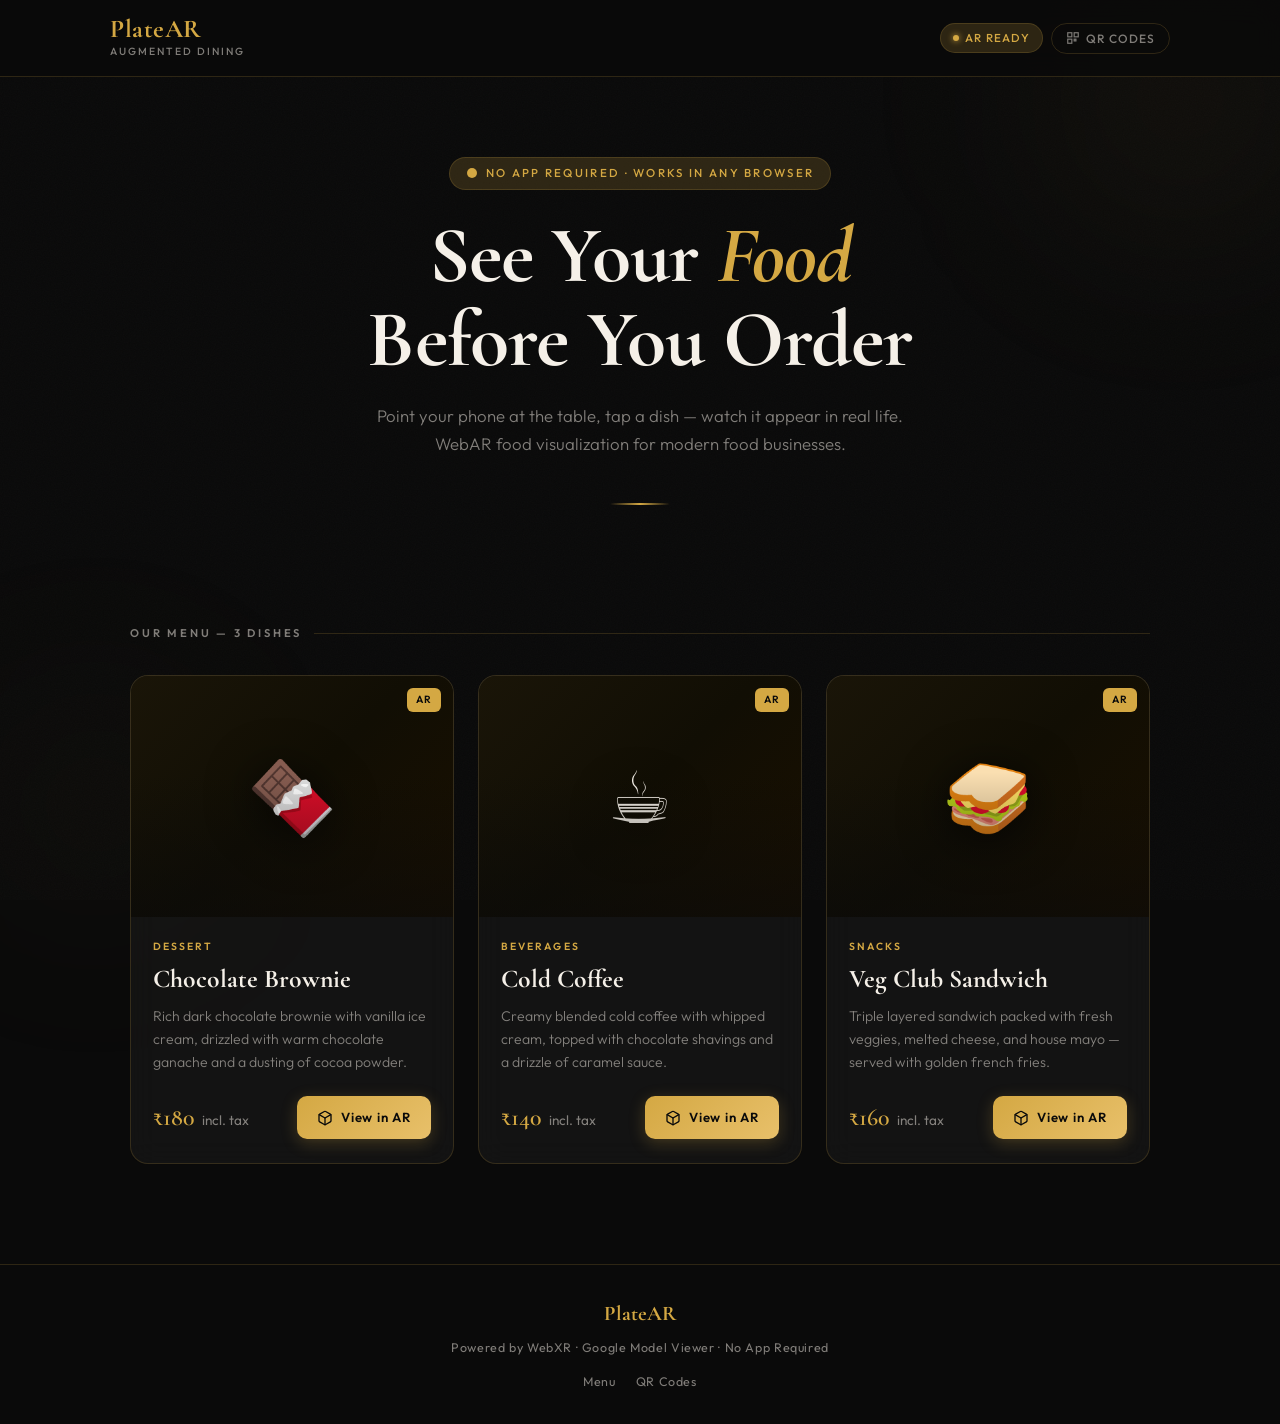
<file: index.html>
<!DOCTYPE html>
<html lang="en">
<head>
  <meta charset="UTF-8" />
  <meta name="viewport" content="width=device-width, initial-scale=1.0" />
  <meta name="description" content="PlateAR — See your food before you order. WebAR food visualization for restaurants and cafes." />
  <meta name="theme-color" content="#0a0a0a" />
  <title>PlateAR — Scan. See. Order.</title>
  <link rel="stylesheet" href="./style.css" />
</head>
<body>

  <!-- Ambient background glow effects -->
  <div class="ambient-glow top-right"></div>
  <div class="ambient-glow bottom-left"></div>

  <!-- ===== SITE HEADER ===== -->
  <header class="site-header">
    <div class="header-inner">
      <a href="./index.html" class="logo">
        <span class="logo-name">PlateAR</span>
        <span class="logo-tagline">Augmented Dining</span>
      </a>
      <nav class="header-nav">
        <div class="nav-badge">AR Ready</div>
        <a href="./qr.html" class="nav-qr-link">
          <svg width="14" height="14" viewBox="0 0 24 24" fill="none" stroke="currentColor" stroke-width="2">
            <rect x="3" y="3" width="7" height="7"/><rect x="14" y="3" width="7" height="7"/>
            <rect x="3" y="14" width="7" height="7"/><rect x="14" y="14" width="3" height="3"/>
          </svg>
          <span>QR Codes</span>
        </a>
      </nav>
    </div>
  </header>

  <!-- ===== HERO SECTION ===== -->
  <section class="hero fade-in">
    <div class="hero-eyebrow">
      <svg width="12" height="12" viewBox="0 0 24 24" fill="currentColor">
        <circle cx="12" cy="12" r="10"/>
      </svg>
      No App Required · Works in Any Browser
    </div>

    <h1 class="hero-title">
      See Your <span>Food</span><br />Before You Order
    </h1>

    <p class="hero-subtitle">
      Point your phone at the table, tap a dish — watch it appear in real life.
      WebAR food visualization for modern food businesses.
    </p>

    <hr class="hero-divider" />
  </section>

  <!-- ===== DISHES SECTION ===== -->
  <main class="dishes-section">
    <div class="container">
      <div class="section-label">Our Menu — 3 Dishes</div>

      <div class="dishes-grid">

        <!-- ===================================================
             DISH 1 — Chocolate Brownie
             To add a real photo: replace the emoji block inside
             .dish-card__image-wrap with an <img> tag.
             ===================================================  -->
        <article class="dish-card">
          <div class="dish-card__image-wrap">
            <!-- PLACEHOLDER: Replace with actual dish photo -->
            <div class="dish-card__emoji">🍫</div>
            <div class="dish-card__image-overlay"></div>
            <span class="dish-card__ar-badge">AR</span>
          </div>
          <div class="dish-card__body">
            <p class="dish-card__category">Dessert</p>
            <h2 class="dish-card__name">Chocolate Brownie</h2>
            <p class="dish-card__desc">
              Rich dark chocolate brownie with vanilla ice cream, drizzled with
              warm chocolate ganache and a dusting of cocoa powder.
            </p>
            <div class="dish-card__footer">
              <div class="dish-card__price">₹180 <span>incl. tax</span></div>
              <a href="./dish1.html" class="btn-ar">
                <!-- AR Cube Icon -->
                <svg viewBox="0 0 24 24" fill="none" stroke="currentColor" stroke-width="2" stroke-linecap="round" stroke-linejoin="round">
                  <path d="M21 16V8a2 2 0 0 0-1-1.73l-7-4a2 2 0 0 0-2 0l-7 4A2 2 0 0 0 3 8v8a2 2 0 0 0 1 1.73l7 4a2 2 0 0 0 2 0l7-4A2 2 0 0 0 21 16z"/>
                  <polyline points="3.27 6.96 12 12.01 20.73 6.96"/>
                  <line x1="12" y1="22.08" x2="12" y2="12"/>
                </svg>
                View in AR
              </a>
            </div>
          </div>
        </article>

        <!-- ===================================================
             DISH 2 — Cold Coffee
             ===================================================  -->
        <article class="dish-card">
          <div class="dish-card__image-wrap">
            <!-- PLACEHOLDER: Replace with actual dish photo -->
            <div class="dish-card__emoji">☕</div>
            <div class="dish-card__image-overlay"></div>
            <span class="dish-card__ar-badge">AR</span>
          </div>
          <div class="dish-card__body">
            <p class="dish-card__category">Beverages</p>
            <h2 class="dish-card__name">Cold Coffee</h2>
            <p class="dish-card__desc">
              Creamy blended cold coffee with whipped cream, topped with
              chocolate shavings and a drizzle of caramel sauce.
            </p>
            <div class="dish-card__footer">
              <div class="dish-card__price">₹140 <span>incl. tax</span></div>
              <a href="./dish2.html" class="btn-ar">
                <svg viewBox="0 0 24 24" fill="none" stroke="currentColor" stroke-width="2" stroke-linecap="round" stroke-linejoin="round">
                  <path d="M21 16V8a2 2 0 0 0-1-1.73l-7-4a2 2 0 0 0-2 0l-7 4A2 2 0 0 0 3 8v8a2 2 0 0 0 1 1.73l7 4a2 2 0 0 0 2 0l7-4A2 2 0 0 0 21 16z"/>
                  <polyline points="3.27 6.96 12 12.01 20.73 6.96"/>
                  <line x1="12" y1="22.08" x2="12" y2="12"/>
                </svg>
                View in AR
              </a>
            </div>
          </div>
        </article>

        <!-- ===================================================
             DISH 3 — Veg Club Sandwich
             ===================================================  -->
        <article class="dish-card">
          <div class="dish-card__image-wrap">
            <!-- PLACEHOLDER: Replace with actual dish photo -->
            <div class="dish-card__emoji">🥪</div>
            <div class="dish-card__image-overlay"></div>
            <span class="dish-card__ar-badge">AR</span>
          </div>
          <div class="dish-card__body">
            <p class="dish-card__category">Snacks</p>
            <h2 class="dish-card__name">Veg Club Sandwich</h2>
            <p class="dish-card__desc">
              Triple layered sandwich packed with fresh veggies, melted cheese,
              and house mayo — served with golden french fries.
            </p>
            <div class="dish-card__footer">
              <div class="dish-card__price">₹160 <span>incl. tax</span></div>
              <a href="./dish3.html" class="btn-ar">
                <svg viewBox="0 0 24 24" fill="none" stroke="currentColor" stroke-width="2" stroke-linecap="round" stroke-linejoin="round">
                  <path d="M21 16V8a2 2 0 0 0-1-1.73l-7-4a2 2 0 0 0-2 0l-7 4A2 2 0 0 0 3 8v8a2 2 0 0 0 1 1.73l7 4a2 2 0 0 0 2 0l7-4A2 2 0 0 0 21 16z"/>
                  <polyline points="3.27 6.96 12 12.01 20.73 6.96"/>
                  <line x1="12" y1="22.08" x2="12" y2="12"/>
                </svg>
                View in AR
              </a>
            </div>
          </div>
        </article>

      </div><!-- end dishes-grid -->
    </div><!-- end container -->
  </main>

  <!-- ===== FOOTER ===== -->
  <footer class="site-footer">
    <p class="footer-logo">PlateAR</p>
    <p class="footer-text">Powered by WebXR · Google Model Viewer · No App Required</p>
    <div class="footer-links">
      <a href="./index.html">Menu</a>
      <a href="./qr.html">QR Codes</a>
    </div>
  </footer>

  <script src="./script.js"></script>
</body>
</html>
</file>
<file: style.css>
/* ============================================================
   WebAR Food Demo — Shared Stylesheet
   Dark Premium Food-Tech UI
   Brand Colors: #0a0a0a (bg) | #d4a843 (gold) | #fff (text)
   ============================================================ */

/* --- Google Fonts Import --- */
@import url('https://fonts.googleapis.com/css2?family=Cormorant+Garamond:ital,wght@0,400;0,600;0,700;1,400&family=Outfit:wght@300;400;500;600&display=swap');

/* --- CSS Variables --- */
:root {
  --bg:           #0a0a0a;
  --bg-card:      rgba(255, 255, 255, 0.04);
  --bg-card-hover:rgba(255, 255, 255, 0.07);
  --gold:         #d4a843;
  --gold-light:   #e8c06a;
  --gold-dim:     rgba(212, 168, 67, 0.18);
  --text:         #f5f0e8;
  --text-muted:   rgba(245, 240, 232, 0.5);
  --border:       rgba(212, 168, 67, 0.18);
  --border-hover: rgba(212, 168, 67, 0.5);
  --glass-blur:   blur(14px);
  --radius-card:  18px;
  --radius-btn:   10px;
  --transition:   0.3s cubic-bezier(0.4, 0, 0.2, 1);
  --font-display: 'Cormorant Garamond', Georgia, serif;
  --font-body:    'Outfit', system-ui, sans-serif;
  --shadow-gold:  0 8px 40px rgba(212, 168, 67, 0.15);
  --shadow-card:  0 4px 30px rgba(0, 0, 0, 0.5);
}

/* --- Reset --- */
*, *::before, *::after {
  margin: 0;
  padding: 0;
  box-sizing: border-box;
}

html {
  scroll-behavior: smooth;
  -webkit-text-size-adjust: 100%;
}

body {
  background-color: var(--bg);
  color: var(--text);
  font-family: var(--font-body);
  font-size: 16px;
  line-height: 1.6;
  min-height: 100vh;
  overflow-x: hidden;
  -webkit-font-smoothing: antialiased;
}

a {
  color: inherit;
  text-decoration: none;
}

img {
  display: block;
  max-width: 100%;
}

button {
  cursor: pointer;
  border: none;
  background: none;
  font-family: var(--font-body);
}

/* ---- GRAIN OVERLAY ---- */
body::before {
  content: '';
  position: fixed;
  inset: 0;
  pointer-events: none;
  z-index: 0;
  opacity: 0.025;
  background-image: url("data:image/svg+xml,%3Csvg viewBox='0 0 200 200' xmlns='http://www.w3.org/2000/svg'%3E%3Cfilter id='noise'%3E%3CfeTurbulence type='fractalNoise' baseFrequency='0.85' numOctaves='4' stitchTiles='stitch'/%3E%3C/filter%3E%3Crect width='100%25' height='100%25' filter='url(%23noise)'/%3E%3C/svg%3E");
  background-size: 200px 200px;
}

/* ---- AMBIENT GLOW ---- */
.ambient-glow {
  position: fixed;
  border-radius: 50%;
  filter: blur(100px);
  pointer-events: none;
  z-index: 0;
}
.ambient-glow.top-right {
  width: 400px;
  height: 400px;
  top: -100px;
  right: -100px;
  background: radial-gradient(circle, rgba(212, 168, 67, 0.08) 0%, transparent 70%);
}
.ambient-glow.bottom-left {
  width: 350px;
  height: 350px;
  bottom: -80px;
  left: -80px;
  background: radial-gradient(circle, rgba(212, 168, 67, 0.05) 0%, transparent 70%);
}

/* ---- LAYOUT WRAPPERS ---- */
.container {
  position: relative;
  z-index: 1;
  max-width: 1100px;
  margin: 0 auto;
  padding: 0 20px;
}

/* ---- SITE HEADER ---- */
.site-header {
  position: sticky;
  top: 0;
  z-index: 100;
  backdrop-filter: var(--glass-blur);
  -webkit-backdrop-filter: var(--glass-blur);
  background: rgba(10, 10, 10, 0.85);
  border-bottom: 1px solid var(--border);
  padding: 16px 0;
}

.header-inner {
  display: flex;
  align-items: center;
  justify-content: space-between;
  max-width: 1100px;
  margin: 0 auto;
  padding: 0 20px;
}

.logo {
  display: flex;
  flex-direction: column;
  gap: 2px;
  text-decoration: none;
}

.logo-name {
  font-family: var(--font-display);
  font-size: 1.6rem;
  font-weight: 700;
  color: var(--gold);
  letter-spacing: 0.02em;
  line-height: 1;
}

.logo-tagline {
  font-size: 0.65rem;
  font-weight: 500;
  letter-spacing: 0.2em;
  text-transform: uppercase;
  color: var(--text-muted);
}

.header-nav {
  display: flex;
  align-items: center;
  gap: 8px;
}

.nav-badge {
  display: flex;
  align-items: center;
  gap: 6px;
  font-size: 0.72rem;
  font-weight: 500;
  letter-spacing: 0.1em;
  text-transform: uppercase;
  color: var(--gold);
  background: var(--gold-dim);
  border: 1px solid var(--border);
  border-radius: 20px;
  padding: 5px 12px;
}

.nav-badge::before {
  content: '';
  width: 6px;
  height: 6px;
  background: var(--gold);
  border-radius: 50%;
  box-shadow: 0 0 6px var(--gold);
  animation: pulse-dot 2s ease-in-out infinite;
}

.nav-qr-link {
  display: flex;
  align-items: center;
  gap: 6px;
  font-size: 0.75rem;
  font-weight: 500;
  letter-spacing: 0.08em;
  text-transform: uppercase;
  color: var(--text-muted);
  border: 1px solid var(--border);
  border-radius: 20px;
  padding: 5px 14px;
  transition: var(--transition);
}

.nav-qr-link:hover {
  color: var(--gold);
  border-color: var(--border-hover);
  background: var(--gold-dim);
}

@keyframes pulse-dot {
  0%, 100% { opacity: 1; transform: scale(1); }
  50%       { opacity: 0.5; transform: scale(0.8); }
}

/* ---- HERO SECTION ---- */
.hero {
  position: relative;
  z-index: 1;
  padding: 80px 20px 60px;
  text-align: center;
}

.hero-eyebrow {
  display: inline-flex;
  align-items: center;
  gap: 8px;
  font-size: 0.72rem;
  font-weight: 500;
  letter-spacing: 0.2em;
  text-transform: uppercase;
  color: var(--gold);
  margin-bottom: 24px;
  padding: 6px 16px;
  background: var(--gold-dim);
  border: 1px solid var(--border);
  border-radius: 20px;
}

.hero-title {
  font-family: var(--font-display);
  font-size: clamp(2.8rem, 7vw, 5rem);
  font-weight: 700;
  line-height: 1.05;
  letter-spacing: -0.01em;
  color: var(--text);
  margin-bottom: 20px;
}

.hero-title span {
  color: var(--gold);
  font-style: italic;
}

.hero-subtitle {
  font-size: 1.05rem;
  font-weight: 300;
  color: var(--text-muted);
  max-width: 560px;
  margin: 0 auto 44px;
  line-height: 1.7;
}

.hero-divider {
  width: 60px;
  height: 2px;
  background: linear-gradient(90deg, transparent, var(--gold), transparent);
  margin: 0 auto 60px;
  border: none;
}

/* ---- DISH GRID ---- */
.dishes-section {
  position: relative;
  z-index: 1;
  padding-bottom: 100px;
}

.section-label {
  display: flex;
  align-items: center;
  gap: 12px;
  font-size: 0.7rem;
  font-weight: 600;
  letter-spacing: 0.25em;
  text-transform: uppercase;
  color: var(--text-muted);
  margin-bottom: 32px;
  padding: 0 20px;
}

.section-label::after {
  content: '';
  flex: 1;
  height: 1px;
  background: var(--border);
}

.dishes-grid {
  display: grid;
  grid-template-columns: repeat(auto-fit, minmax(300px, 1fr));
  gap: 24px;
  padding: 0 20px;
}

/* ---- DISH CARD ---- */
.dish-card {
  position: relative;
  background: var(--bg-card);
  border: 1px solid var(--border);
  border-radius: var(--radius-card);
  overflow: hidden;
  transition: var(--transition);
  backdrop-filter: var(--glass-blur);
  -webkit-backdrop-filter: var(--glass-blur);
  animation: fadeUp 0.6s ease both;
}

.dish-card:nth-child(1) { animation-delay: 0.1s; }
.dish-card:nth-child(2) { animation-delay: 0.2s; }
.dish-card:nth-child(3) { animation-delay: 0.3s; }

.dish-card:hover {
  border-color: var(--border-hover);
  background: var(--bg-card-hover);
  transform: translateY(-4px);
  box-shadow: var(--shadow-gold);
}

.dish-card__image-wrap {
  position: relative;
  width: 100%;
  aspect-ratio: 4/3;
  background: linear-gradient(135deg, #1a1508 0%, #110e04 50%, #1a1000 100%);
  overflow: hidden;
  display: flex;
  align-items: center;
  justify-content: center;
}

/* Food emoji placeholder — replaced when real images are added */
.dish-card__emoji {
  font-size: 4.5rem;
  filter: drop-shadow(0 8px 24px rgba(0,0,0,0.8));
  animation: float 3.5s ease-in-out infinite;
}

.dish-card:nth-child(2) .dish-card__emoji { animation-delay: 0.5s; }
.dish-card:nth-child(3) .dish-card__emoji { animation-delay: 1s; }

@keyframes float {
  0%, 100% { transform: translateY(0px); }
  50%       { transform: translateY(-8px); }
}

.dish-card__image-overlay {
  position: absolute;
  inset: 0;
  background: linear-gradient(to bottom, transparent 40%, rgba(10,10,10,0.6) 100%);
}

.dish-card__ar-badge {
  position: absolute;
  top: 12px;
  right: 12px;
  font-size: 0.65rem;
  font-weight: 600;
  letter-spacing: 0.12em;
  text-transform: uppercase;
  color: var(--bg);
  background: var(--gold);
  border-radius: 6px;
  padding: 4px 9px;
}

.dish-card__body {
  padding: 22px 22px 24px;
}

.dish-card__category {
  font-size: 0.65rem;
  font-weight: 600;
  letter-spacing: 0.2em;
  text-transform: uppercase;
  color: var(--gold);
  margin-bottom: 8px;
}

.dish-card__name {
  font-family: var(--font-display);
  font-size: 1.6rem;
  font-weight: 700;
  color: var(--text);
  line-height: 1.2;
  margin-bottom: 10px;
}

.dish-card__desc {
  font-size: 0.88rem;
  font-weight: 300;
  color: var(--text-muted);
  line-height: 1.65;
  margin-bottom: 22px;
}

.dish-card__footer {
  display: flex;
  align-items: center;
  justify-content: space-between;
  gap: 12px;
}

.dish-card__price {
  font-family: var(--font-display);
  font-size: 1.5rem;
  font-weight: 600;
  color: var(--gold);
  line-height: 1;
}

.dish-card__price span {
  font-family: var(--font-body);
  font-size: 0.85rem;
  font-weight: 400;
  color: var(--text-muted);
  margin-left: 2px;
}

/* ---- BUTTONS ---- */
.btn-ar {
  display: inline-flex;
  align-items: center;
  gap: 8px;
  font-family: var(--font-body);
  font-size: 0.82rem;
  font-weight: 600;
  letter-spacing: 0.06em;
  color: var(--bg);
  background: linear-gradient(135deg, var(--gold) 0%, var(--gold-light) 100%);
  border-radius: var(--radius-btn);
  padding: 11px 20px;
  transition: var(--transition);
  box-shadow: 0 4px 16px rgba(212, 168, 67, 0.25);
  white-space: nowrap;
}

.btn-ar:hover {
  transform: scale(1.03);
  box-shadow: 0 6px 24px rgba(212, 168, 67, 0.4);
}

.btn-ar:active {
  transform: scale(0.98);
}

.btn-ar svg {
  width: 16px;
  height: 16px;
  flex-shrink: 0;
}

/* ---- AR PAGE STYLES ---- */
.ar-page {
  display: flex;
  flex-direction: column;
  min-height: 100vh;
  background: var(--bg);
}

.ar-header {
  position: fixed;
  top: 0;
  left: 0;
  right: 0;
  z-index: 200;
  display: flex;
  align-items: center;
  justify-content: space-between;
  padding: 14px 20px;
  backdrop-filter: var(--glass-blur);
  -webkit-backdrop-filter: var(--glass-blur);
  background: rgba(10, 10, 10, 0.9);
  border-bottom: 1px solid var(--border);
}

.btn-back {
  display: inline-flex;
  align-items: center;
  gap: 8px;
  font-size: 0.82rem;
  font-weight: 500;
  color: var(--text-muted);
  background: rgba(255,255,255,0.05);
  border: 1px solid var(--border);
  border-radius: var(--radius-btn);
  padding: 8px 16px;
  transition: var(--transition);
}

.btn-back:hover {
  color: var(--gold);
  border-color: var(--border-hover);
}

.ar-header-title {
  font-family: var(--font-display);
  font-size: 1.1rem;
  font-weight: 600;
  color: var(--text);
}

.ar-header-price {
  font-family: var(--font-display);
  font-size: 1.1rem;
  font-weight: 600;
  color: var(--gold);
}

/* ---- MODEL VIEWER CONTAINER ---- */
.model-wrap {
  position: relative;
  flex: 1;
  display: flex;
  flex-direction: column;
  margin-top: 60px; /* header height */
}

model-viewer {
  width: 100%;
  height: calc(100vh - 60px - 200px);
  min-height: 340px;
  background: linear-gradient(160deg, #0f0d07 0%, #0a0a0a 50%, #080808 100%);
  --poster-color: transparent;
}

/* Custom AR Button inside model-viewer slot */
model-viewer .ar-button-custom {
  display: flex;
  align-items: center;
  justify-content: center;
  gap: 10px;
  font-family: var(--font-body);
  font-size: 1rem;
  font-weight: 600;
  letter-spacing: 0.04em;
  color: var(--bg);
  background: linear-gradient(135deg, var(--gold) 0%, var(--gold-light) 100%);
  border: none;
  border-radius: 50px;
  padding: 16px 32px;
  cursor: pointer;
  box-shadow: 0 6px 28px rgba(212, 168, 67, 0.35);
  position: absolute;
  bottom: 24px;
  left: 50%;
  transform: translateX(-50%);
  white-space: nowrap;
  transition: var(--transition);
  min-width: 220px;
}

model-viewer .ar-button-custom:hover {
  box-shadow: 0 8px 36px rgba(212, 168, 67, 0.5);
  transform: translateX(-50%) scale(1.03);
}

model-viewer .ar-button-custom:active {
  transform: translateX(-50%) scale(0.97);
}

/* ---- AR INFO PANEL ---- */
.ar-info-panel {
  background: rgba(10, 10, 10, 0.95);
  border-top: 1px solid var(--border);
  padding: 24px 20px 32px;
}

.ar-dish-name {
  font-family: var(--font-display);
  font-size: 2rem;
  font-weight: 700;
  color: var(--text);
  margin-bottom: 6px;
}

.ar-dish-desc {
  font-size: 0.9rem;
  color: var(--text-muted);
  font-weight: 300;
  margin-bottom: 20px;
}

.ar-instructions {
  display: flex;
  flex-direction: column;
  gap: 10px;
  background: var(--bg-card);
  border: 1px solid var(--border);
  border-radius: 12px;
  padding: 16px;
}

.ar-instruction-step {
  display: flex;
  align-items: flex-start;
  gap: 12px;
  font-size: 0.84rem;
  color: var(--text-muted);
  line-height: 1.5;
}

.step-num {
  flex-shrink: 0;
  width: 22px;
  height: 22px;
  background: var(--gold-dim);
  border: 1px solid var(--border);
  border-radius: 50%;
  display: flex;
  align-items: center;
  justify-content: center;
  font-size: 0.7rem;
  font-weight: 700;
  color: var(--gold);
}

/* ---- QR PAGE ---- */
.qr-page-wrap {
  position: relative;
  z-index: 1;
  padding: 60px 20px 80px;
}

.qr-hero {
  text-align: center;
  margin-bottom: 56px;
}

.qr-page-title {
  font-family: var(--font-display);
  font-size: clamp(2rem, 5vw, 3.5rem);
  font-weight: 700;
  color: var(--text);
  margin-bottom: 12px;
}

.qr-page-title span {
  color: var(--gold);
  font-style: italic;
}

.qr-page-subtitle {
  font-size: 0.92rem;
  font-weight: 300;
  color: var(--text-muted);
  max-width: 480px;
  margin: 0 auto;
  line-height: 1.7;
}

.qr-grid {
  display: grid;
  grid-template-columns: repeat(auto-fit, minmax(260px, 1fr));
  gap: 28px;
  max-width: 960px;
  margin: 0 auto;
}

.qr-card {
  display: flex;
  flex-direction: column;
  align-items: center;
  gap: 0;
  background: var(--bg-card);
  border: 1px solid var(--border);
  border-radius: var(--radius-card);
  padding: 28px 24px 24px;
  transition: var(--transition);
  animation: fadeUp 0.5s ease both;
}

.qr-card:nth-child(1) { animation-delay: 0.1s; }
.qr-card:nth-child(2) { animation-delay: 0.2s; }
.qr-card:nth-child(3) { animation-delay: 0.3s; }

.qr-card:hover {
  border-color: var(--border-hover);
  box-shadow: var(--shadow-gold);
  transform: translateY(-3px);
}

.qr-code-wrap {
  background: #ffffff;
  border-radius: 12px;
  padding: 14px;
  margin-bottom: 20px;
  /* QR codes are generated here by JS */
}

.qr-code-wrap canvas,
.qr-code-wrap img {
  display: block;
}

.qr-dish-emoji {
  font-size: 2rem;
  margin-bottom: 6px;
}

.qr-dish-name {
  font-family: var(--font-display);
  font-size: 1.4rem;
  font-weight: 700;
  color: var(--text);
  text-align: center;
  margin-bottom: 4px;
}

.qr-dish-price {
  font-family: var(--font-display);
  font-size: 1.1rem;
  font-weight: 600;
  color: var(--gold);
  margin-bottom: 10px;
}

.qr-dish-url {
  font-size: 0.7rem;
  color: var(--text-muted);
  text-align: center;
  word-break: break-all;
  line-height: 1.5;
}

.qr-tip {
  text-align: center;
  margin-top: 52px;
  padding: 18px 24px;
  background: var(--gold-dim);
  border: 1px solid var(--border);
  border-radius: 12px;
  max-width: 600px;
  margin-left: auto;
  margin-right: auto;
}

.qr-tip p {
  font-size: 0.85rem;
  color: var(--text-muted);
  line-height: 1.65;
}

.qr-tip strong {
  color: var(--gold);
  font-weight: 600;
}

/* ---- FOOTER ---- */
.site-footer {
  position: relative;
  z-index: 1;
  border-top: 1px solid var(--border);
  padding: 32px 20px;
  text-align: center;
}

.footer-logo {
  font-family: var(--font-display);
  font-size: 1.3rem;
  font-weight: 700;
  color: var(--gold);
  margin-bottom: 8px;
}

.footer-text {
  font-size: 0.78rem;
  color: var(--text-muted);
  letter-spacing: 0.05em;
}

.footer-links {
  display: flex;
  justify-content: center;
  gap: 20px;
  margin-top: 14px;
}

.footer-links a {
  font-size: 0.78rem;
  color: var(--text-muted);
  transition: var(--transition);
  letter-spacing: 0.05em;
}

.footer-links a:hover {
  color: var(--gold);
}

/* ---- ANIMATIONS ---- */
@keyframes fadeUp {
  from {
    opacity: 0;
    transform: translateY(24px);
  }
  to {
    opacity: 1;
    transform: translateY(0);
  }
}

@keyframes fadeIn {
  from { opacity: 0; }
  to   { opacity: 1; }
}

.fade-in {
  animation: fadeIn 0.8s ease both;
}

/* ---- UTILITY ---- */
.text-gold { color: var(--gold); }
.text-muted { color: var(--text-muted); }

/* ---- RESPONSIVE ---- */
@media (max-width: 600px) {
  .hero {
    padding: 56px 16px 44px;
  }

  .hero-title {
    font-size: 2.4rem;
  }

  .hero-subtitle {
    font-size: 0.95rem;
  }

  .dishes-grid {
    grid-template-columns: 1fr;
    padding: 0 16px;
  }

  .dish-card__name {
    font-size: 1.45rem;
  }

  .nav-qr-link span {
    display: none;
  }

  model-viewer {
    height: calc(100vh - 60px - 240px);
  }

  .ar-header-title {
    font-size: 0.95rem;
  }

  .qr-grid {
    grid-template-columns: 1fr;
    max-width: 340px;
  }

  .ar-dish-name {
    font-size: 1.6rem;
  }

  model-viewer .ar-button-custom {
    min-width: 180px;
    font-size: 0.92rem;
    padding: 14px 24px;
  }
}

@media (min-width: 1024px) {
  .dishes-grid {
    grid-template-columns: repeat(3, 1fr);
  }
}
</file>
